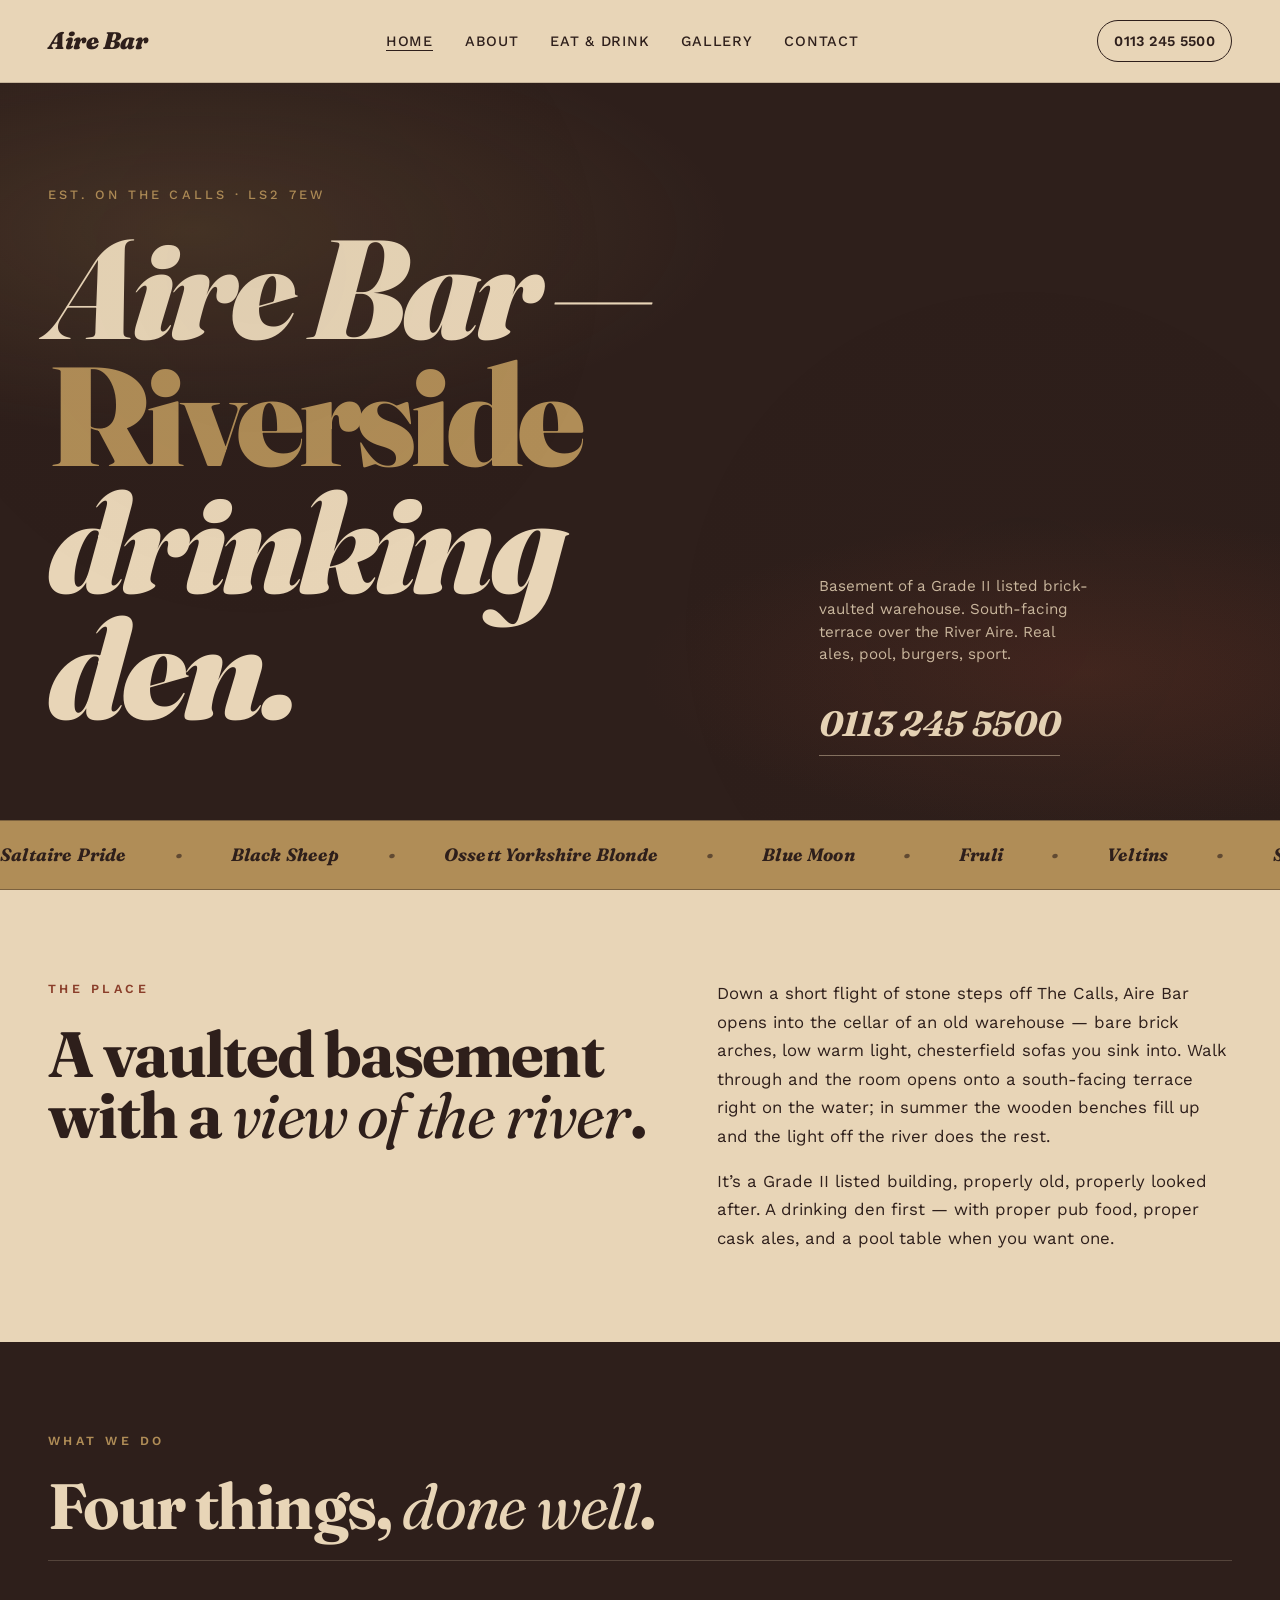
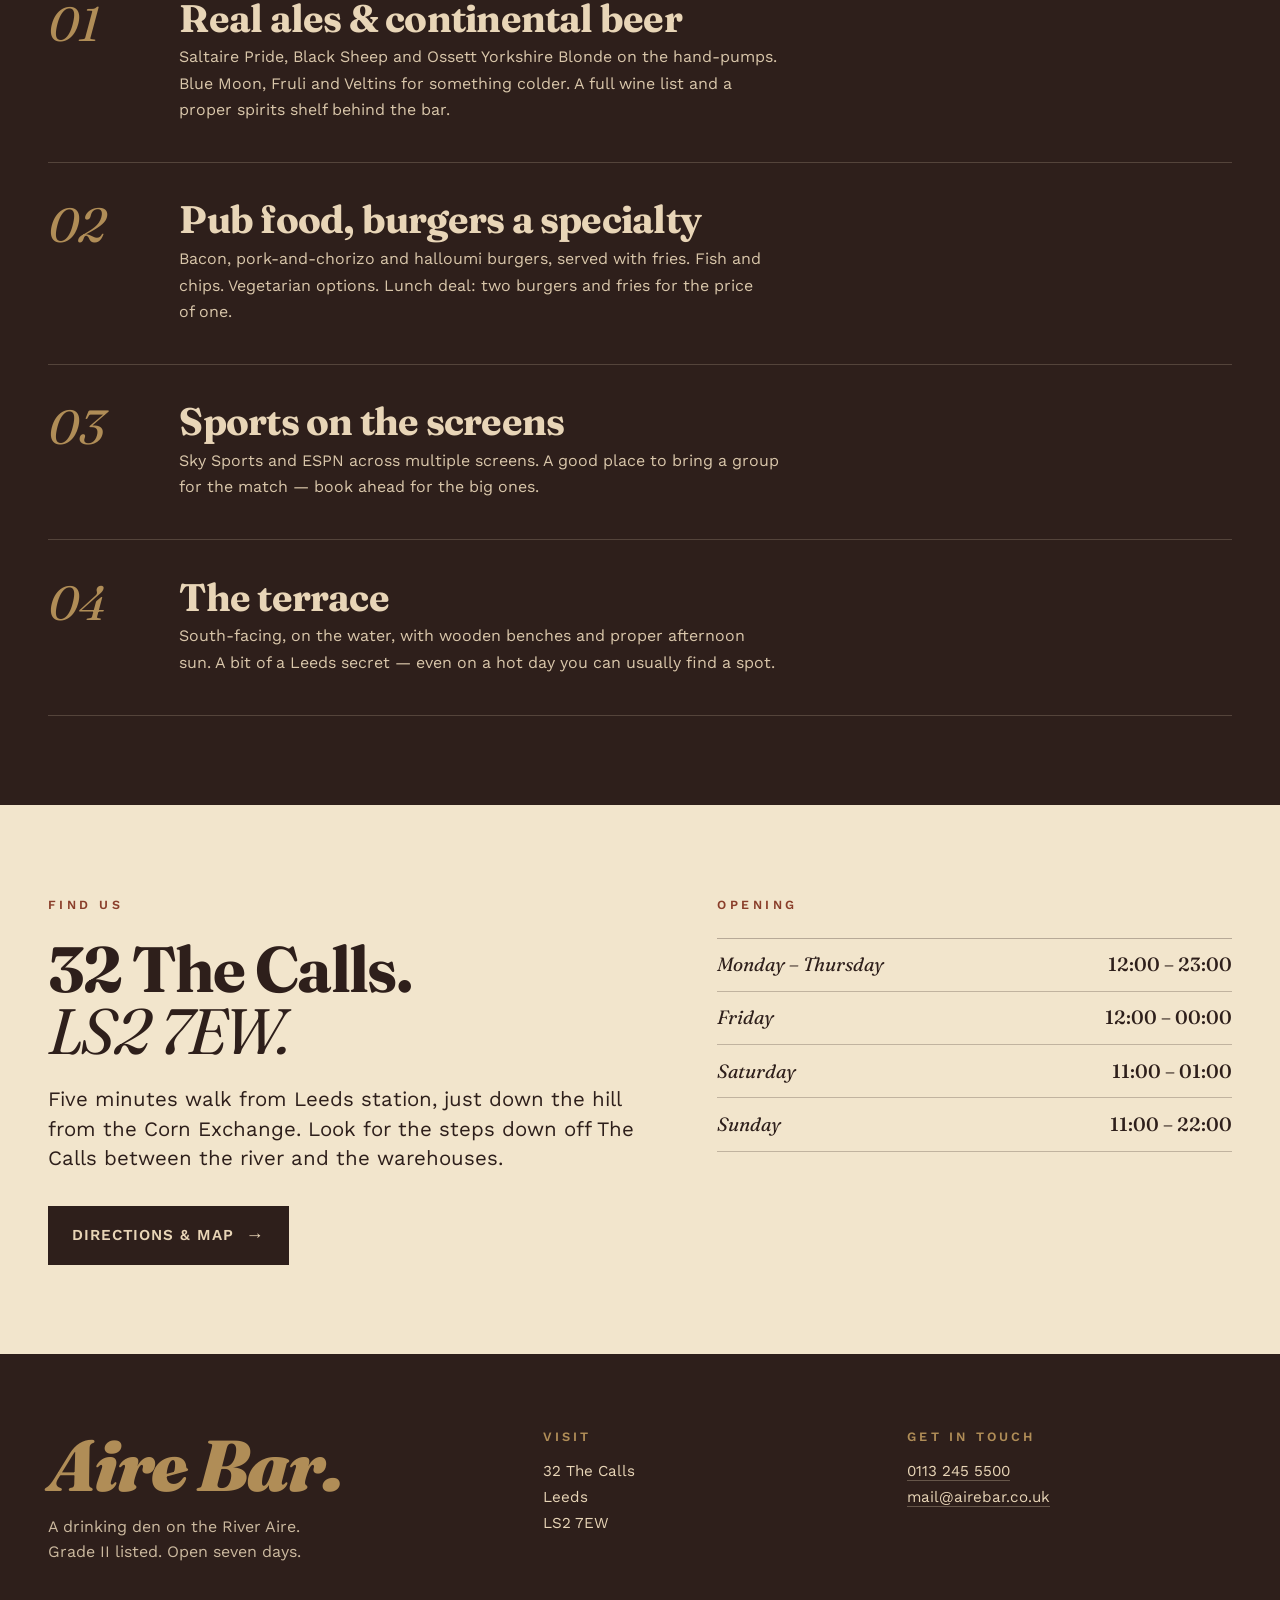
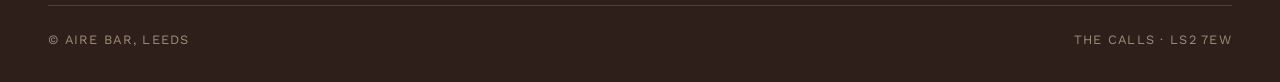
<file: index.html>
<!doctype html>
<html lang="en-GB">
<head>
  <meta charset="utf-8">
  <meta name="viewport" content="width=device-width, initial-scale=1">
  <title>Aire Bar · Riverside drinking den on The Calls · Leeds</title>
  <meta name="description" content="Aire Bar — a Grade II listed brick-vaulted basement bar with a south-facing terrace over the River Aire. 32 The Calls, Leeds LS2 7EW.">
  <link rel="stylesheet" href="styles.css">
</head>
<body>

<nav class="nav" aria-label="Primary">
  <a href="index.html" class="nav__brand">Aire Bar</a>
  <ul class="nav__links">
    <li><a href="index.html" aria-current="page">Home</a></li>
    <li><a href="about.html">About</a></li>
    <li><a href="services.html">Eat &amp; Drink</a></li>
    <li><a href="gallery.html">Gallery</a></li>
    <li><a href="contact.html">Contact</a></li>
  </ul>
  <a href="tel:+441132455500" class="nav__call">0113 245 5500</a>
</nav>

<header class="hero">
  <div class="hero__grid">
    <div>
      <p class="hero__eyebrow">Est. on The Calls · LS2 7EW</p>
      <h1 class="hero__title">
        Aire Bar &mdash; <em>Riverside</em> drinking den.
      </h1>
    </div>
    <aside class="hero__meta">
      <p>Basement of a Grade II listed brick-vaulted warehouse. South-facing terrace over the River Aire. Real ales, pool, burgers, sport.</p>
      <a href="tel:+441132455500" class="hero__phone">0113 245 5500</a>
    </aside>
  </div>
</header>

<div class="marquee" aria-hidden="true">
  <div class="marquee__track">
    <span>Saltaire Pride</span>
    <span>Black Sheep</span>
    <span>Ossett Yorkshire Blonde</span>
    <span>Blue Moon</span>
    <span>Fruli</span>
    <span>Veltins</span>
    <span>Saltaire Pride</span>
    <span>Black Sheep</span>
    <span>Ossett Yorkshire Blonde</span>
    <span>Blue Moon</span>
    <span>Fruli</span>
    <span>Veltins</span>
  </div>
</div>

<section class="slab slab--cream">
  <div class="slab__inner split">
    <div class="reveal">
      <p class="slab__eyebrow">The Place</p>
      <h2 class="slab__title">A vaulted basement with a <em>view of the river</em>.</h2>
    </div>
    <div class="slab__body reveal">
      <p>Down a short flight of stone steps off The Calls, Aire Bar opens into the cellar of an old warehouse &mdash; bare brick arches, low warm light, chesterfield sofas you sink into. Walk through and the room opens onto a south-facing terrace right on the water; in summer the wooden benches fill up and the light off the river does the rest.</p>
      <p>It&rsquo;s a Grade II listed building, properly old, properly looked after. A drinking den first &mdash; with proper pub food, proper cask ales, and a pool table when you want one.</p>
    </div>
  </div>
</section>

<section class="slab slab--ink">
  <div class="slab__inner">
    <p class="slab__eyebrow">What we do</p>
    <h2 class="slab__title">Four things, <em>done well</em>.</h2>

    <div class="offerings">
      <div class="offering reveal">
        <div class="offering__num">01</div>
        <div>
          <h3 class="offering__title">Real ales &amp; continental beer</h3>
          <p class="offering__copy">Saltaire Pride, Black Sheep and Ossett Yorkshire Blonde on the hand-pumps. Blue Moon, Fruli and Veltins for something colder. A full wine list and a proper spirits shelf behind the bar.</p>
        </div>
      </div>
      <div class="offering reveal">
        <div class="offering__num">02</div>
        <div>
          <h3 class="offering__title">Pub food, burgers a specialty</h3>
          <p class="offering__copy">Bacon, pork-and-chorizo and halloumi burgers, served with fries. Fish and chips. Vegetarian options. Lunch deal: two burgers and fries for the price of one.</p>
        </div>
      </div>
      <div class="offering reveal">
        <div class="offering__num">03</div>
        <div>
          <h3 class="offering__title">Sports on the screens</h3>
          <p class="offering__copy">Sky Sports and ESPN across multiple screens. A good place to bring a group for the match &mdash; book ahead for the big ones.</p>
        </div>
      </div>
      <div class="offering reveal">
        <div class="offering__num">04</div>
        <div>
          <h3 class="offering__title">The terrace</h3>
          <p class="offering__copy">South-facing, on the water, with wooden benches and proper afternoon sun. A bit of a Leeds secret &mdash; even on a hot day you can usually find a spot.</p>
        </div>
      </div>
    </div>
  </div>
</section>

<section class="slab slab--paper2">
  <div class="slab__inner split">
    <div>
      <p class="slab__eyebrow">Find us</p>
      <h2 class="slab__title">32 The Calls.<br><em>LS2 7EW.</em></h2>
      <p class="slab__lead">Five minutes walk from Leeds station, just down the hill from the Corn Exchange. Look for the steps down off The Calls between the river and the warehouses.</p>
      <p><a href="contact.html" class="cta">Directions &amp; map</a></p>
    </div>
    <div>
      <p class="slab__eyebrow">Opening</p>
      <div class="hours">
        <div class="hours__row"><span class="hours__day">Monday &ndash; Thursday</span><span class="hours__time">12:00 &ndash; 23:00</span></div>
        <div class="hours__row"><span class="hours__day">Friday</span><span class="hours__time">12:00 &ndash; 00:00</span></div>
        <div class="hours__row"><span class="hours__day">Saturday</span><span class="hours__time">11:00 &ndash; 01:00</span></div>
        <div class="hours__row"><span class="hours__day">Sunday</span><span class="hours__time">11:00 &ndash; 22:00</span></div>
      </div>
    </div>
  </div>
</section>

<footer class="foot">
  <div class="foot__grid">
    <div>
      <p class="foot__brand">Aire Bar.</p>
      <p class="foot__tag">A drinking den on the River Aire. Grade II listed. Open seven days.</p>
    </div>
    <div class="foot__col">
      <h4>Visit</h4>
      <p>32 The Calls<br>Leeds<br>LS2 7EW</p>
    </div>
    <div class="foot__col">
      <h4>Get in touch</h4>
      <ul>
        <li><a href="tel:+441132455500">0113 245 5500</a></li>
        <li><a href="mailto:mail@airebar.co.uk">mail@airebar.co.uk</a></li>
      </ul>
    </div>
  </div>
  <hr class="foot__rule">
  <div class="foot__base">
    <span>&copy; Aire Bar, Leeds</span>
    <span>The Calls · LS2 7EW</span>
  </div>
</footer>

</body>
</html>
</file>
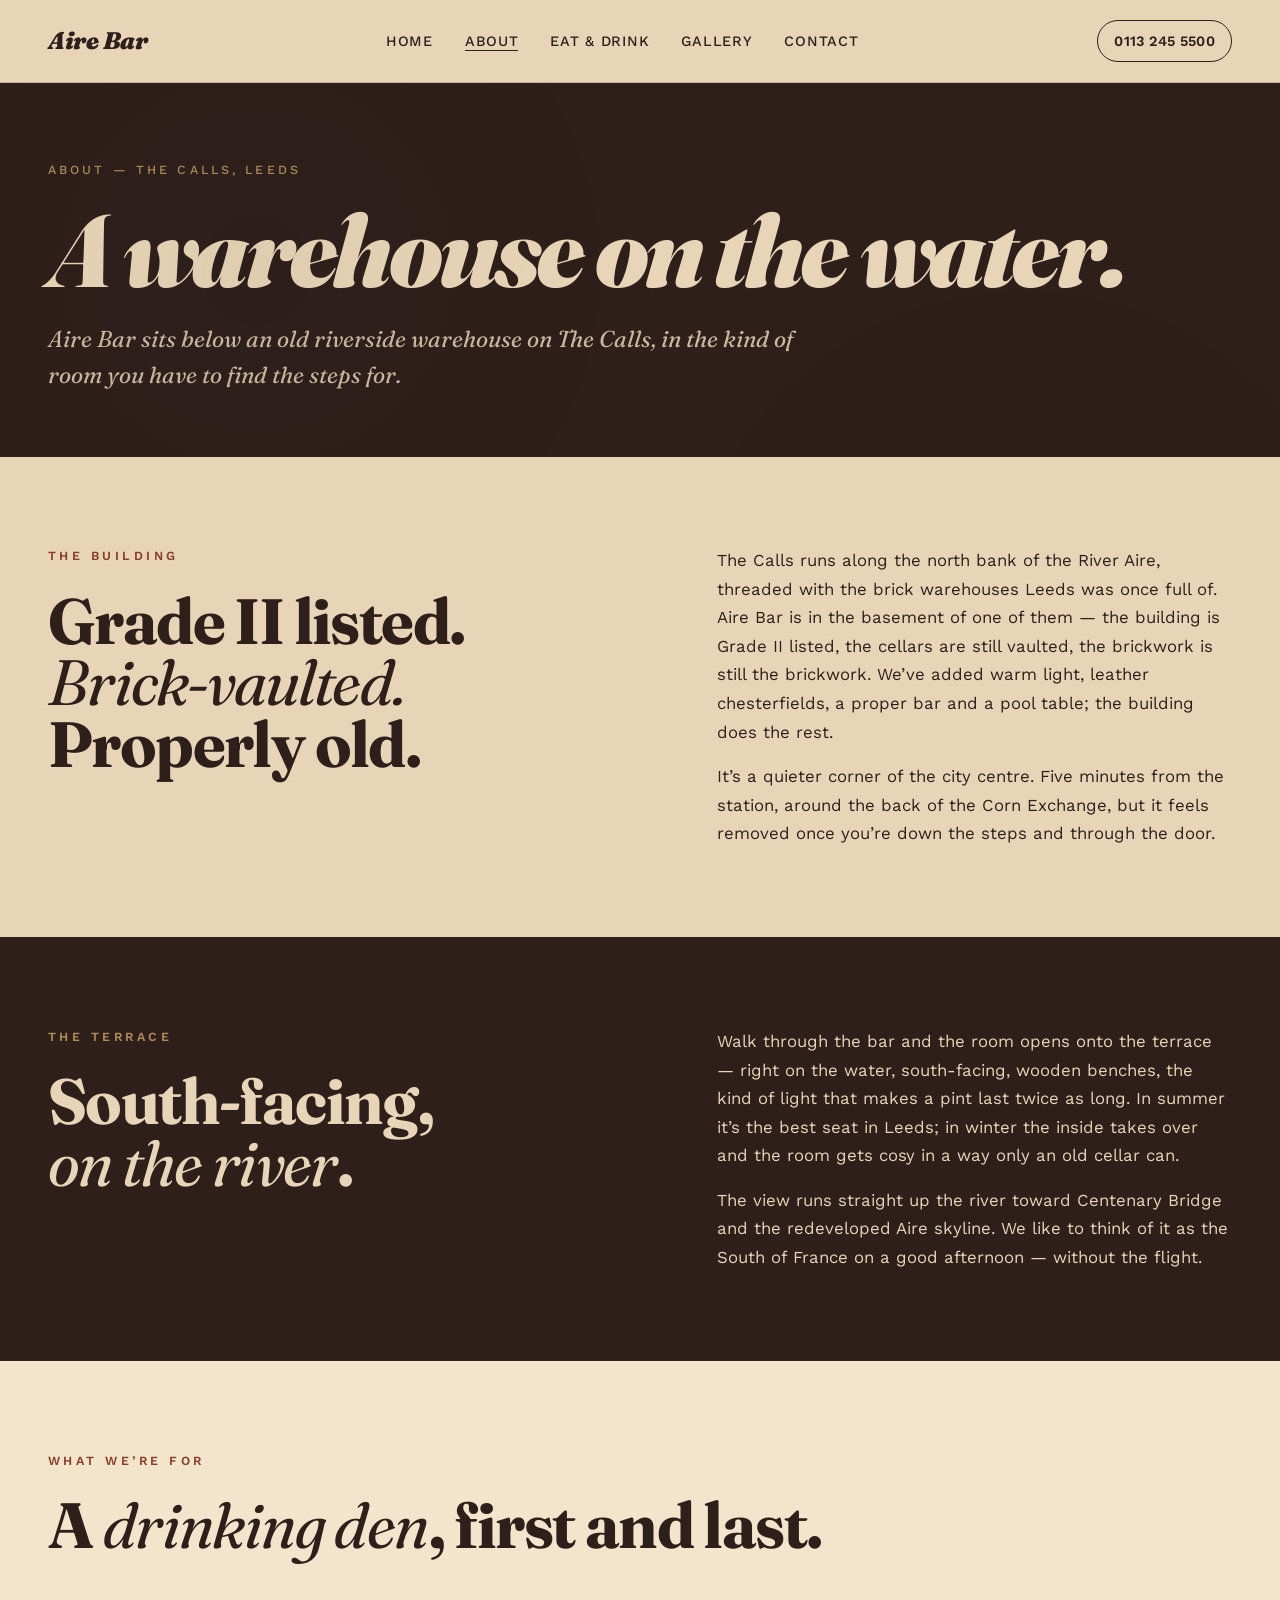
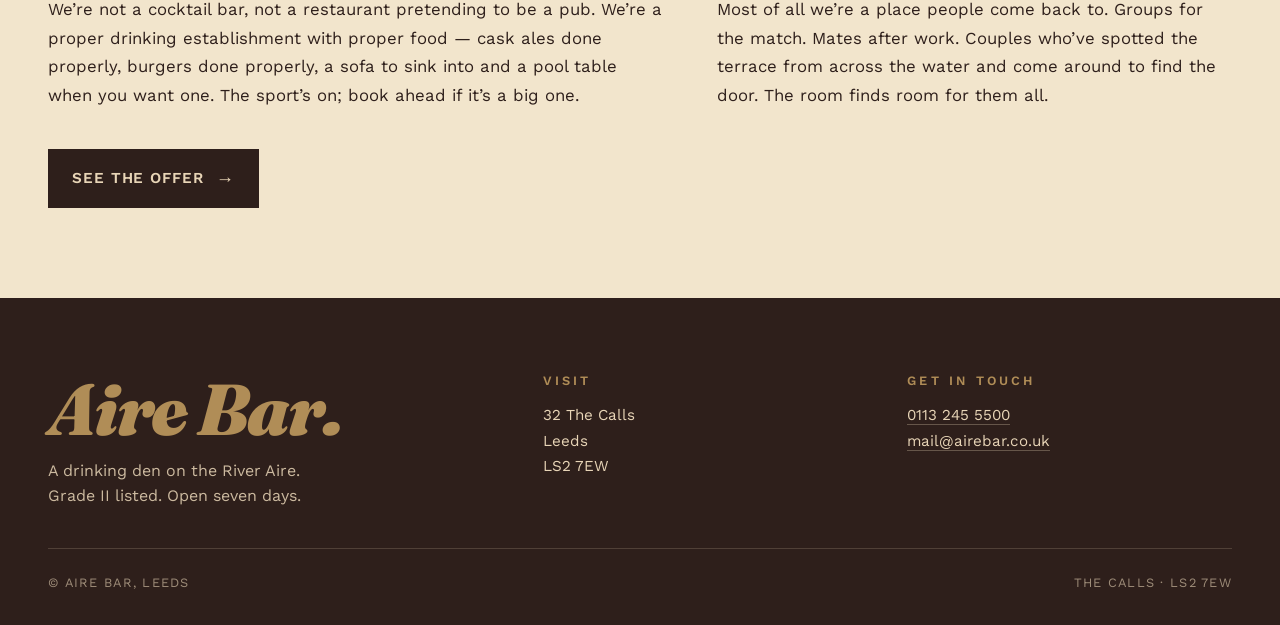
<file: about.html>
<!doctype html>
<html lang="en-GB">
<head>
  <meta charset="utf-8">
  <meta name="viewport" content="width=device-width, initial-scale=1">
  <title>About · Aire Bar · The Calls, Leeds</title>
  <meta name="description" content="The story of Aire Bar — a basement bar in a Grade II listed brick-vaulted warehouse on The Calls in Leeds, with a south-facing terrace on the River Aire.">
  <link rel="stylesheet" href="styles.css">
</head>
<body>

<nav class="nav" aria-label="Primary">
  <a href="index.html" class="nav__brand">Aire Bar</a>
  <ul class="nav__links">
    <li><a href="index.html">Home</a></li>
    <li><a href="about.html" aria-current="page">About</a></li>
    <li><a href="services.html">Eat &amp; Drink</a></li>
    <li><a href="gallery.html">Gallery</a></li>
    <li><a href="contact.html">Contact</a></li>
  </ul>
  <a href="tel:+441132455500" class="nav__call">0113 245 5500</a>
</nav>

<header class="page-head">
  <div class="page-head__inner">
    <p class="page-head__crumb">About &mdash; The Calls, Leeds</p>
    <h1 class="page-head__title">A warehouse <em>on the water</em>.</h1>
    <p class="page-head__sub">Aire Bar sits below an old riverside warehouse on The Calls, in the kind of room you have to find the steps for.</p>
  </div>
</header>

<section class="slab slab--cream">
  <div class="slab__inner split">
    <div class="reveal">
      <p class="slab__eyebrow">The building</p>
      <h2 class="slab__title">Grade II listed.<br><em>Brick-vaulted.</em><br>Properly old.</h2>
    </div>
    <div class="slab__body reveal">
      <p>The Calls runs along the north bank of the River Aire, threaded with the brick warehouses Leeds was once full of. Aire Bar is in the basement of one of them &mdash; the building is Grade II listed, the cellars are still vaulted, the brickwork is still the brickwork. We&rsquo;ve added warm light, leather chesterfields, a proper bar and a pool table; the building does the rest.</p>
      <p>It&rsquo;s a quieter corner of the city centre. Five minutes from the station, around the back of the Corn Exchange, but it feels removed once you&rsquo;re down the steps and through the door.</p>
    </div>
  </div>
</section>

<section class="slab slab--ink">
  <div class="slab__inner split">
    <div class="reveal">
      <p class="slab__eyebrow">The terrace</p>
      <h2 class="slab__title">South-facing, <em>on the river</em>.</h2>
    </div>
    <div class="slab__body reveal">
      <p>Walk through the bar and the room opens onto the terrace &mdash; right on the water, south-facing, wooden benches, the kind of light that makes a pint last twice as long. In summer it&rsquo;s the best seat in Leeds; in winter the inside takes over and the room gets cosy in a way only an old cellar can.</p>
      <p>The view runs straight up the river toward Centenary Bridge and the redeveloped Aire skyline. We like to think of it as the South of France on a good afternoon &mdash; without the flight.</p>
    </div>
  </div>
</section>

<section class="slab slab--paper2">
  <div class="slab__inner">
    <p class="slab__eyebrow">What we&rsquo;re for</p>
    <h2 class="slab__title">A <em>drinking den</em>, first and last.</h2>
    <div class="split" style="margin-top: 2.5rem;">
      <div class="reveal">
        <p class="slab__body">We&rsquo;re not a cocktail bar, not a restaurant pretending to be a pub. We&rsquo;re a proper drinking establishment with proper food &mdash; cask ales done properly, burgers done properly, a sofa to sink into and a pool table when you want one. The sport&rsquo;s on; book ahead if it&rsquo;s a big one.</p>
      </div>
      <div class="reveal">
        <p class="slab__body">Most of all we&rsquo;re a place people come back to. Groups for the match. Mates after work. Couples who&rsquo;ve spotted the terrace from across the water and come around to find the door. The room finds room for them all.</p>
      </div>
    </div>
    <p style="margin-top: 2.5rem;"><a href="services.html" class="cta">See the offer</a></p>
  </div>
</section>

<footer class="foot">
  <div class="foot__grid">
    <div>
      <p class="foot__brand">Aire Bar.</p>
      <p class="foot__tag">A drinking den on the River Aire. Grade II listed. Open seven days.</p>
    </div>
    <div class="foot__col">
      <h4>Visit</h4>
      <p>32 The Calls<br>Leeds<br>LS2 7EW</p>
    </div>
    <div class="foot__col">
      <h4>Get in touch</h4>
      <ul>
        <li><a href="tel:+441132455500">0113 245 5500</a></li>
        <li><a href="mailto:mail@airebar.co.uk">mail@airebar.co.uk</a></li>
      </ul>
    </div>
  </div>
  <hr class="foot__rule">
  <div class="foot__base">
    <span>&copy; Aire Bar, Leeds</span>
    <span>The Calls · LS2 7EW</span>
  </div>
</footer>

</body>
</html>
</file>
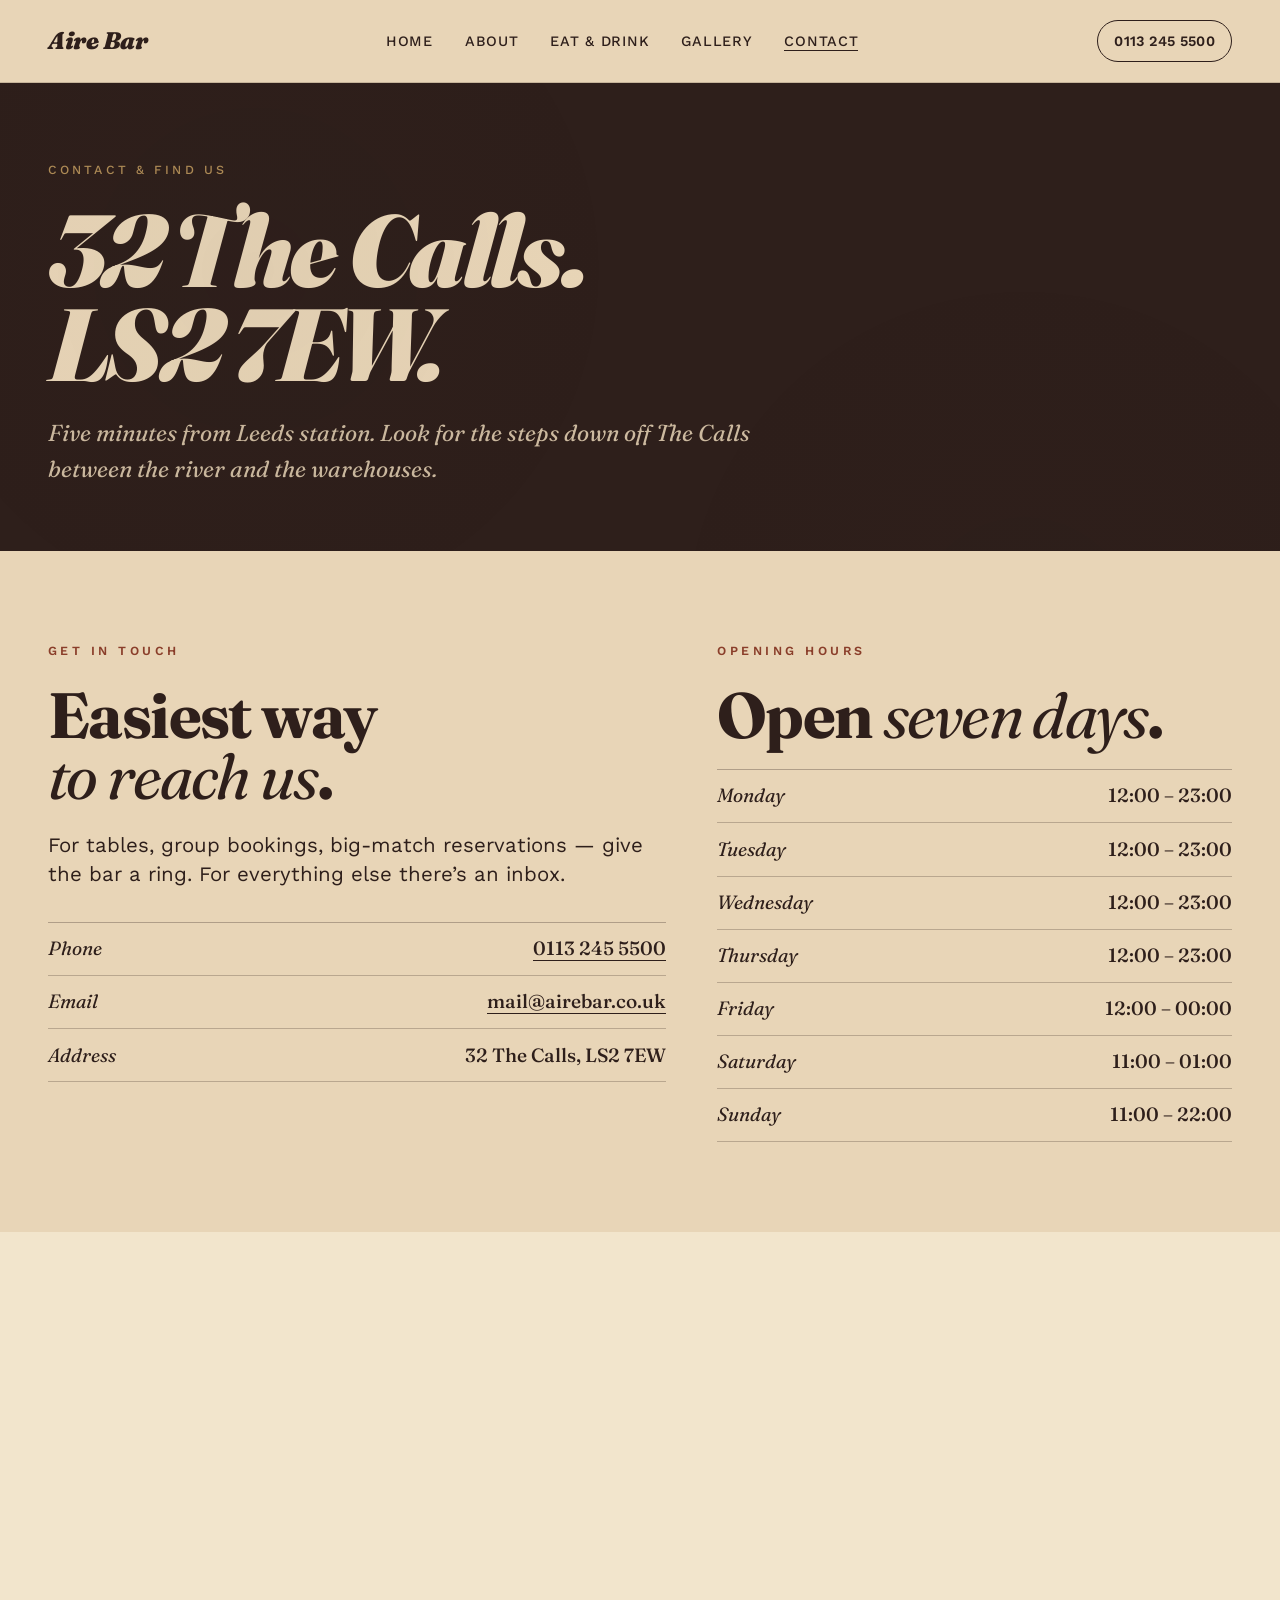
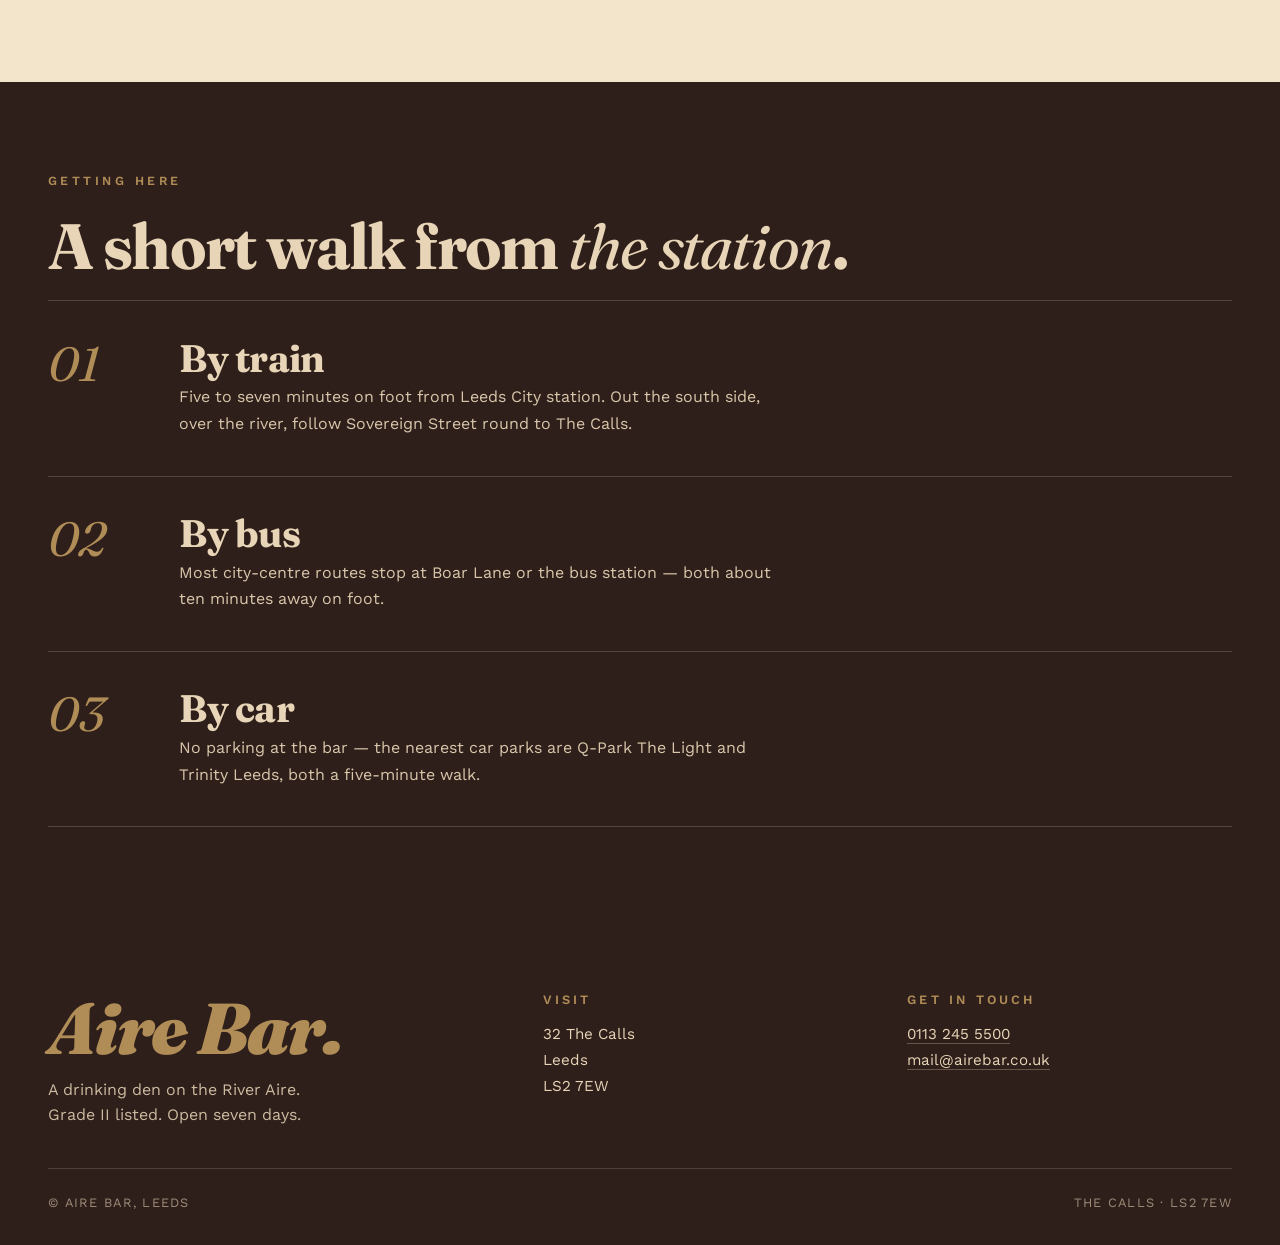
<file: contact.html>
<!doctype html>
<html lang="en-GB">
<head>
  <meta charset="utf-8">
  <meta name="viewport" content="width=device-width, initial-scale=1">
  <title>Contact &amp; find us · Aire Bar · 32 The Calls, LS2 7EW</title>
  <meta name="description" content="How to find Aire Bar — 32 The Calls, Leeds LS2 7EW. Phone, email, opening hours and a map.">
  <link rel="stylesheet" href="styles.css">
</head>
<body>

<nav class="nav" aria-label="Primary">
  <a href="index.html" class="nav__brand">Aire Bar</a>
  <ul class="nav__links">
    <li><a href="index.html">Home</a></li>
    <li><a href="about.html">About</a></li>
    <li><a href="services.html">Eat &amp; Drink</a></li>
    <li><a href="gallery.html">Gallery</a></li>
    <li><a href="contact.html" aria-current="page">Contact</a></li>
  </ul>
  <a href="tel:+441132455500" class="nav__call">0113 245 5500</a>
</nav>

<header class="page-head">
  <div class="page-head__inner">
    <p class="page-head__crumb">Contact &amp; find us</p>
    <h1 class="page-head__title"><em>32 The Calls.</em><br>LS2 7EW.</h1>
    <p class="page-head__sub">Five minutes from Leeds station. Look for the steps down off The Calls between the river and the warehouses.</p>
  </div>
</header>

<section class="slab slab--cream">
  <div class="slab__inner split">
    <div class="reveal">
      <p class="slab__eyebrow">Get in touch</p>
      <h2 class="slab__title">Easiest way <em>to reach us</em>.</h2>
      <p class="slab__lead">For tables, group bookings, big-match reservations &mdash; give the bar a ring. For everything else there&rsquo;s an inbox.</p>

      <div class="hours" style="margin-top: 2rem;">
        <div class="hours__row"><span class="hours__day">Phone</span><span class="hours__time"><a href="tel:+441132455500">0113 245 5500</a></span></div>
        <div class="hours__row"><span class="hours__day">Email</span><span class="hours__time"><a href="mailto:mail@airebar.co.uk">mail@airebar.co.uk</a></span></div>
        <div class="hours__row"><span class="hours__day">Address</span><span class="hours__time">32 The Calls, LS2 7EW</span></div>
      </div>
    </div>

    <div class="reveal">
      <p class="slab__eyebrow">Opening hours</p>
      <h2 class="slab__title">Open <em>seven days</em>.</h2>
      <div class="hours" style="margin-top: 1.5rem;">
        <div class="hours__row"><span class="hours__day">Monday</span><span class="hours__time">12:00 &ndash; 23:00</span></div>
        <div class="hours__row"><span class="hours__day">Tuesday</span><span class="hours__time">12:00 &ndash; 23:00</span></div>
        <div class="hours__row"><span class="hours__day">Wednesday</span><span class="hours__time">12:00 &ndash; 23:00</span></div>
        <div class="hours__row"><span class="hours__day">Thursday</span><span class="hours__time">12:00 &ndash; 23:00</span></div>
        <div class="hours__row"><span class="hours__day">Friday</span><span class="hours__time">12:00 &ndash; 00:00</span></div>
        <div class="hours__row"><span class="hours__day">Saturday</span><span class="hours__time">11:00 &ndash; 01:00</span></div>
        <div class="hours__row"><span class="hours__day">Sunday</span><span class="hours__time">11:00 &ndash; 22:00</span></div>
      </div>
    </div>
  </div>
</section>

<section class="slab slab--paper2" style="padding: 0;">
  <iframe
    class="map-frame"
    src="https://www.google.com/maps?q=Aire+Bar,+32+The+Calls,+Leeds+LS2+7EW&output=embed"
    loading="lazy"
    referrerpolicy="no-referrer-when-downgrade"
    title="Aire Bar on the map — 32 The Calls, Leeds LS2 7EW"
    allowfullscreen></iframe>
</section>

<section class="slab slab--ink">
  <div class="slab__inner">
    <p class="slab__eyebrow">Getting here</p>
    <h2 class="slab__title">A short walk from <em>the station</em>.</h2>

    <div class="offerings">
      <div class="offering reveal">
        <div class="offering__num">01</div>
        <div>
          <h3 class="offering__title">By train</h3>
          <p class="offering__copy">Five to seven minutes on foot from Leeds City station. Out the south side, over the river, follow Sovereign Street round to The Calls.</p>
        </div>
      </div>
      <div class="offering reveal">
        <div class="offering__num">02</div>
        <div>
          <h3 class="offering__title">By bus</h3>
          <p class="offering__copy">Most city-centre routes stop at Boar Lane or the bus station &mdash; both about ten minutes away on foot.</p>
        </div>
      </div>
      <div class="offering reveal">
        <div class="offering__num">03</div>
        <div>
          <h3 class="offering__title">By car</h3>
          <p class="offering__copy">No parking at the bar &mdash; the nearest car parks are Q-Park The Light and Trinity Leeds, both a five-minute walk.</p>
        </div>
      </div>
    </div>
  </div>
</section>

<footer class="foot">
  <div class="foot__grid">
    <div>
      <p class="foot__brand">Aire Bar.</p>
      <p class="foot__tag">A drinking den on the River Aire. Grade II listed. Open seven days.</p>
    </div>
    <div class="foot__col">
      <h4>Visit</h4>
      <p>32 The Calls<br>Leeds<br>LS2 7EW</p>
    </div>
    <div class="foot__col">
      <h4>Get in touch</h4>
      <ul>
        <li><a href="tel:+441132455500">0113 245 5500</a></li>
        <li><a href="mailto:mail@airebar.co.uk">mail@airebar.co.uk</a></li>
      </ul>
    </div>
  </div>
  <hr class="foot__rule">
  <div class="foot__base">
    <span>&copy; Aire Bar, Leeds</span>
    <span>The Calls · LS2 7EW</span>
  </div>
</footer>

</body>
</html>
</file>
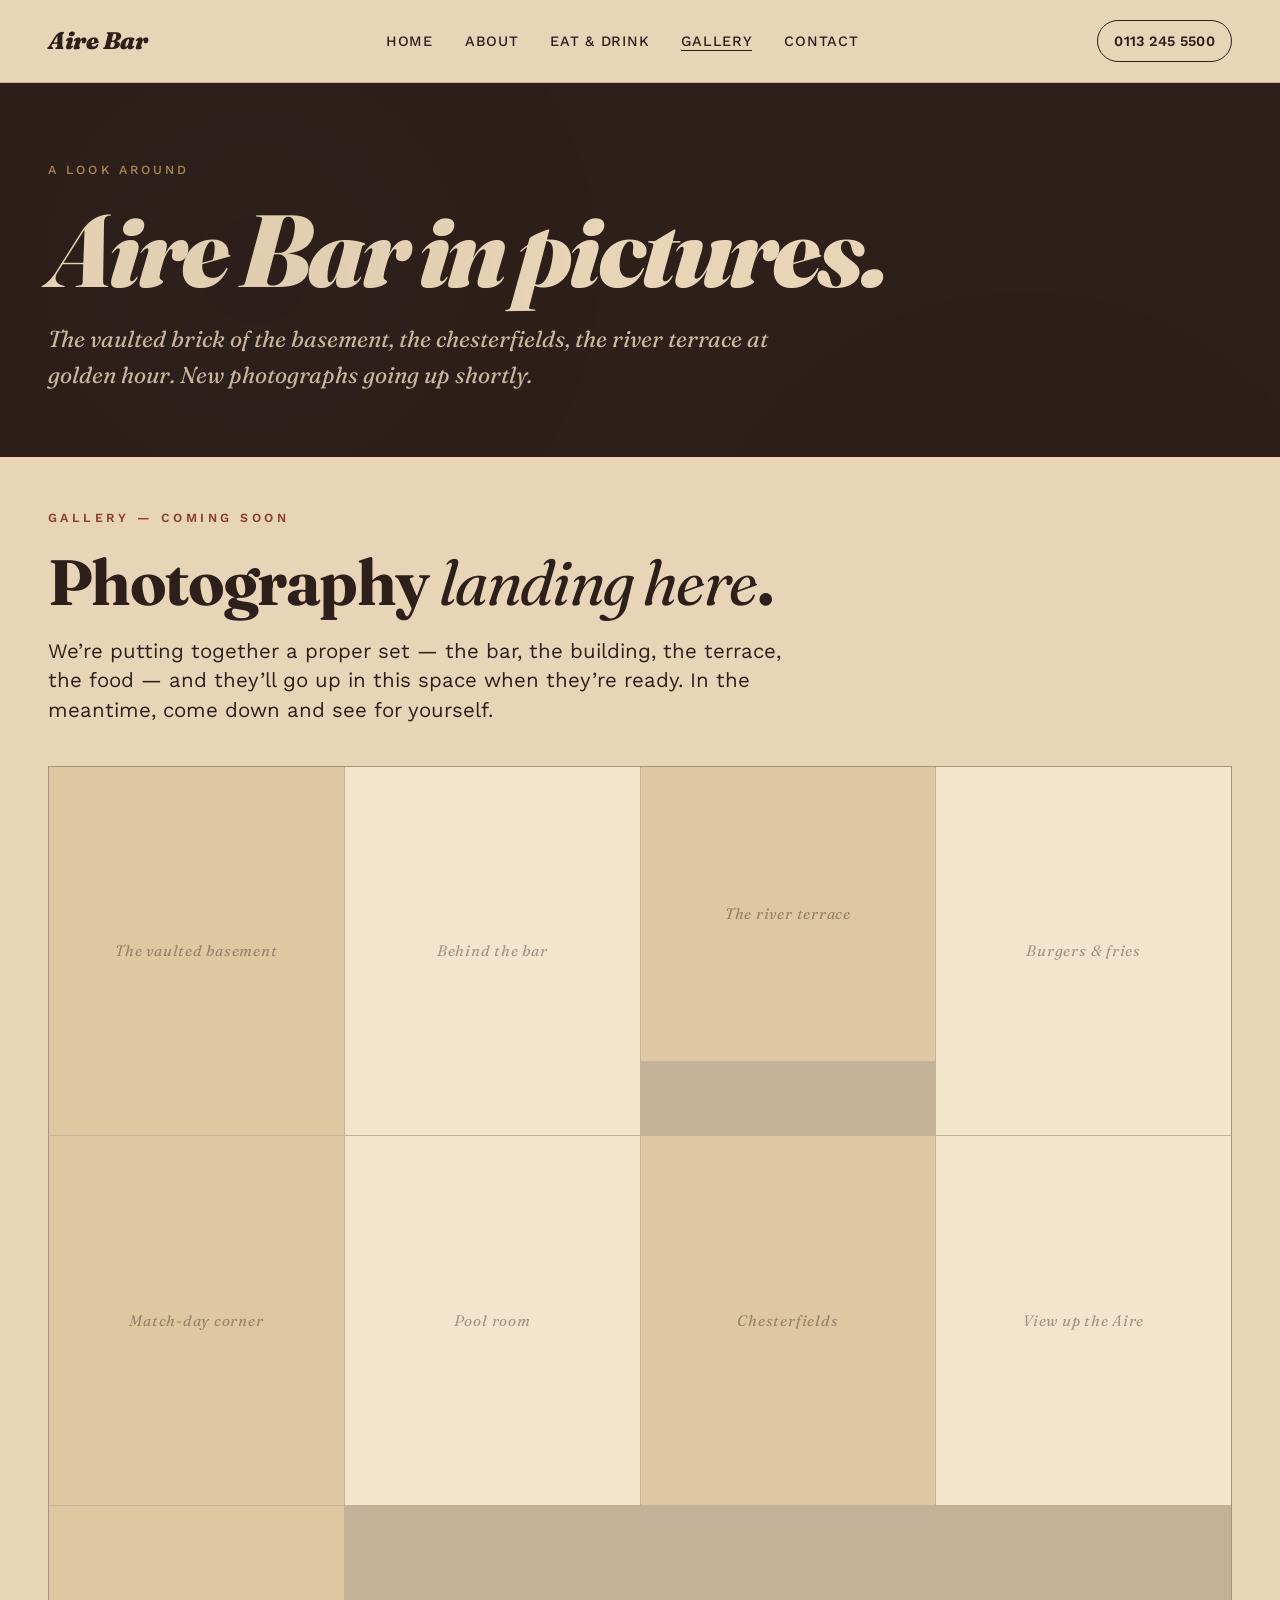
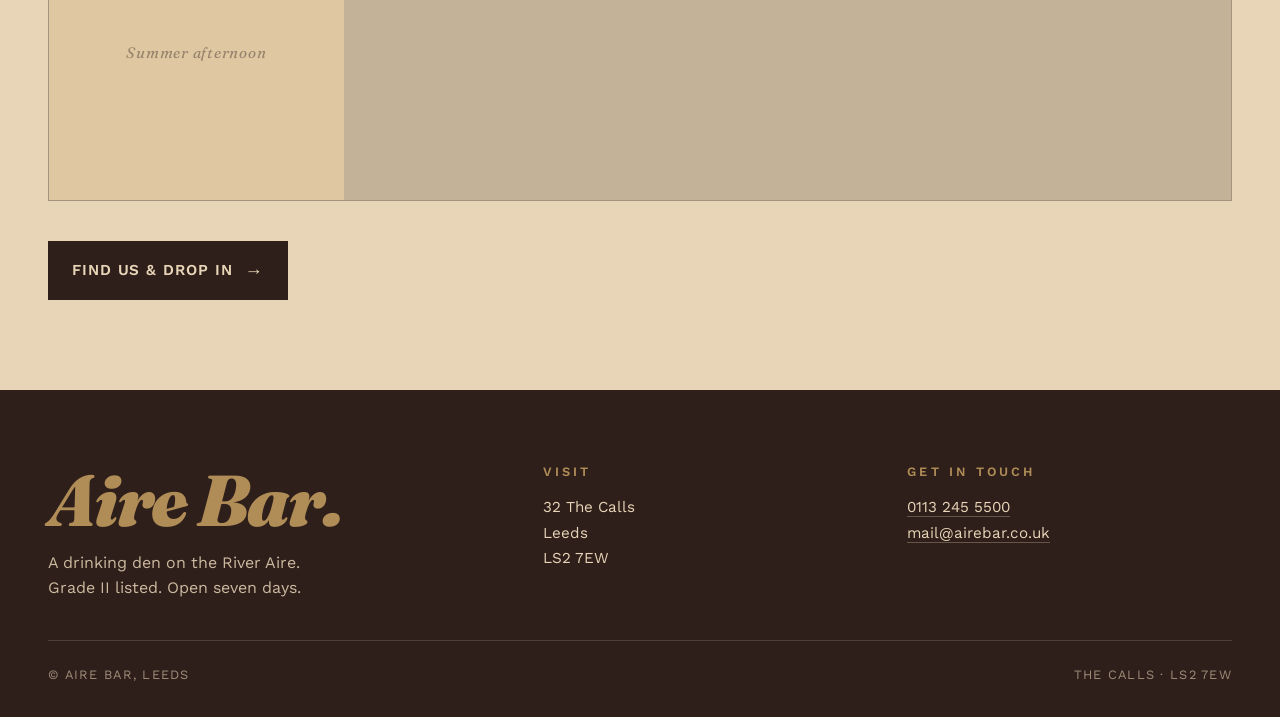
<file: gallery.html>
<!doctype html>
<html lang="en-GB">
<head>
  <meta charset="utf-8">
  <meta name="viewport" content="width=device-width, initial-scale=1">
  <title>Gallery · Aire Bar · The Calls, Leeds</title>
  <meta name="description" content="A look around Aire Bar — the vaulted basement, the bar, the south-facing river terrace. Photographs coming soon.">
  <link rel="stylesheet" href="styles.css">
</head>
<body>

<nav class="nav" aria-label="Primary">
  <a href="index.html" class="nav__brand">Aire Bar</a>
  <ul class="nav__links">
    <li><a href="index.html">Home</a></li>
    <li><a href="about.html">About</a></li>
    <li><a href="services.html">Eat &amp; Drink</a></li>
    <li><a href="gallery.html" aria-current="page">Gallery</a></li>
    <li><a href="contact.html">Contact</a></li>
  </ul>
  <a href="tel:+441132455500" class="nav__call">0113 245 5500</a>
</nav>

<header class="page-head">
  <div class="page-head__inner">
    <p class="page-head__crumb">A look around</p>
    <h1 class="page-head__title">Aire Bar <em>in pictures</em>.</h1>
    <p class="page-head__sub">The vaulted brick of the basement, the chesterfields, the river terrace at golden hour. New photographs going up shortly.</p>
  </div>
</header>

<section class="slab slab--cream" style="padding-top: clamp(2rem, 4vw, 3.5rem);">
  <div class="slab__inner">
    <p class="slab__eyebrow">Gallery &mdash; coming soon</p>
    <h2 class="slab__title" style="margin-bottom: 1.5rem;">Photography <em>landing here</em>.</h2>
    <p class="slab__lead">We&rsquo;re putting together a proper set &mdash; the bar, the building, the terrace, the food &mdash; and they&rsquo;ll go up in this space when they&rsquo;re ready. In the meantime, come down and see for yourself.</p>

    <div class="gallery" style="margin-top: 2.5rem;">
      <div class="gallery__frame">The vaulted basement</div>
      <div class="gallery__frame">Behind the bar</div>
      <div class="gallery__frame gallery__frame--wide">The river terrace</div>
      <div class="gallery__frame">Burgers &amp; fries</div>
      <div class="gallery__frame">Match-day corner</div>
      <div class="gallery__frame">Pool room</div>
      <div class="gallery__frame">Chesterfields</div>
      <div class="gallery__frame">View up the Aire</div>
      <div class="gallery__frame gallery__frame--wide">Summer afternoon</div>
    </div>

    <p style="margin-top: 2.5rem;"><a href="contact.html" class="cta">Find us &amp; drop in</a></p>
  </div>
</section>

<footer class="foot">
  <div class="foot__grid">
    <div>
      <p class="foot__brand">Aire Bar.</p>
      <p class="foot__tag">A drinking den on the River Aire. Grade II listed. Open seven days.</p>
    </div>
    <div class="foot__col">
      <h4>Visit</h4>
      <p>32 The Calls<br>Leeds<br>LS2 7EW</p>
    </div>
    <div class="foot__col">
      <h4>Get in touch</h4>
      <ul>
        <li><a href="tel:+441132455500">0113 245 5500</a></li>
        <li><a href="mailto:mail@airebar.co.uk">mail@airebar.co.uk</a></li>
      </ul>
    </div>
  </div>
  <hr class="foot__rule">
  <div class="foot__base">
    <span>&copy; Aire Bar, Leeds</span>
    <span>The Calls · LS2 7EW</span>
  </div>
</footer>

</body>
</html>
</file>
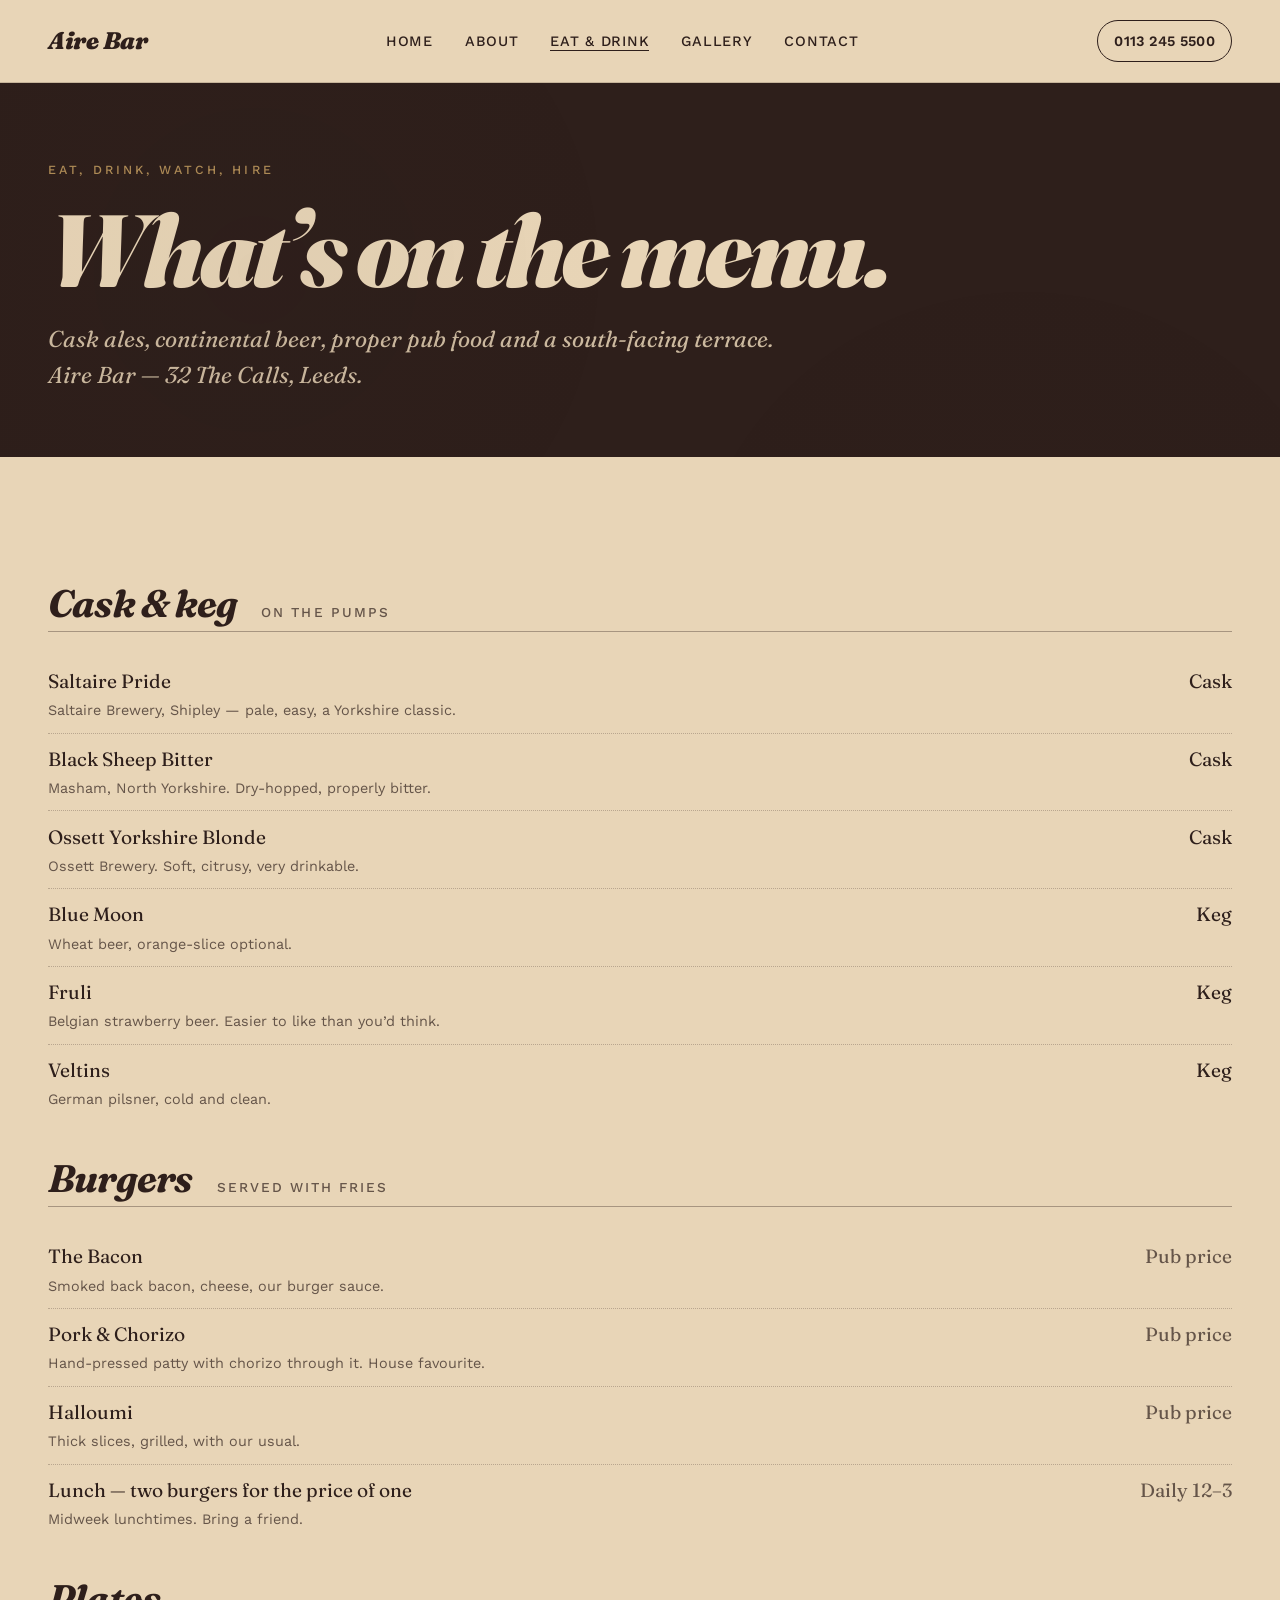
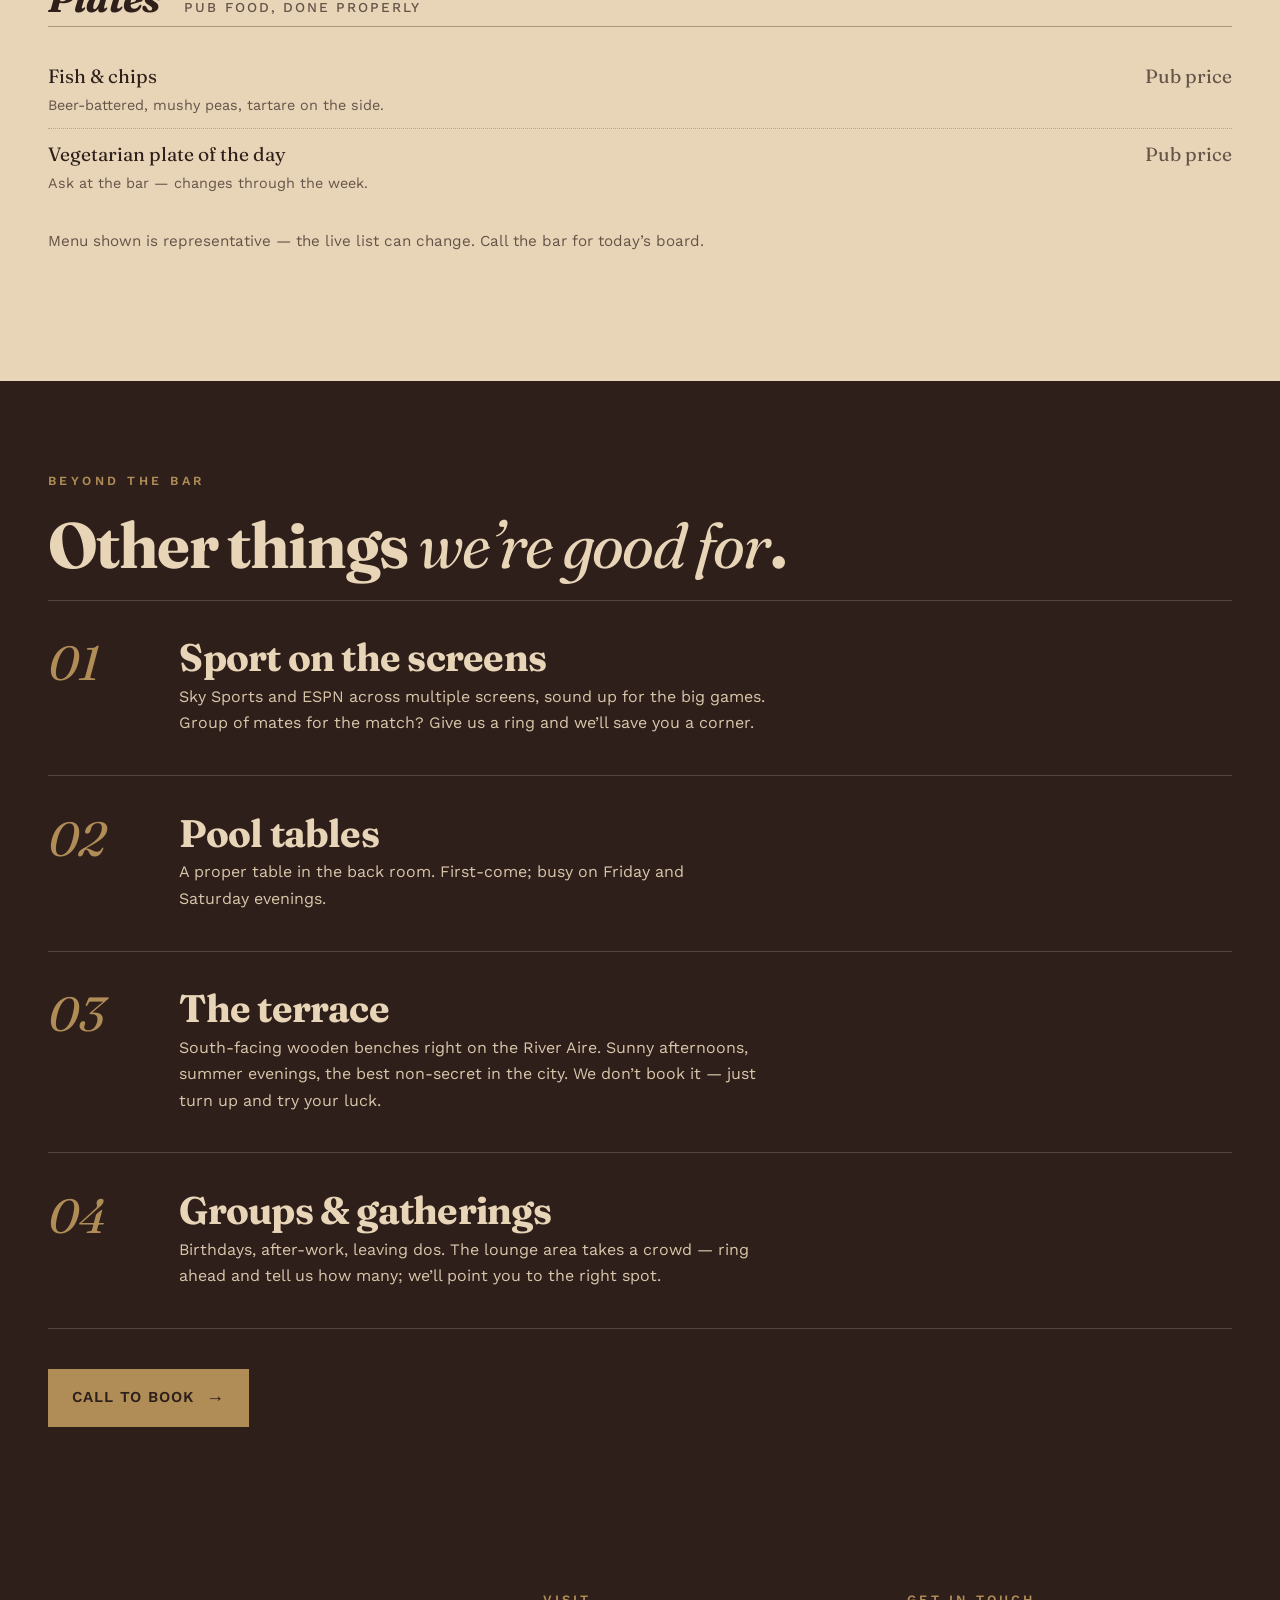
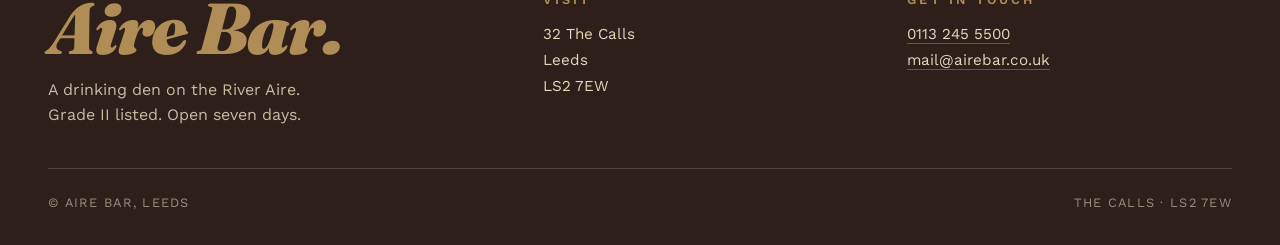
<file: services.html>
<!doctype html>
<html lang="en-GB">
<head>
  <meta charset="utf-8">
  <meta name="viewport" content="width=device-width, initial-scale=1">
  <title>Eat &amp; Drink · Aire Bar · The Calls, Leeds</title>
  <meta name="description" content="What we serve at Aire Bar — cask ales, continental beer, pub food with a focus on burgers, sport on the screens, pool tables and a riverside terrace.">
  <link rel="stylesheet" href="styles.css">
</head>
<body>

<nav class="nav" aria-label="Primary">
  <a href="index.html" class="nav__brand">Aire Bar</a>
  <ul class="nav__links">
    <li><a href="index.html">Home</a></li>
    <li><a href="about.html">About</a></li>
    <li><a href="services.html" aria-current="page">Eat &amp; Drink</a></li>
    <li><a href="gallery.html">Gallery</a></li>
    <li><a href="contact.html">Contact</a></li>
  </ul>
  <a href="tel:+441132455500" class="nav__call">0113 245 5500</a>
</nav>

<header class="page-head">
  <div class="page-head__inner">
    <p class="page-head__crumb">Eat, drink, watch, hire</p>
    <h1 class="page-head__title">What&rsquo;s on the <em>menu</em>.</h1>
    <p class="page-head__sub">Cask ales, continental beer, proper pub food and a south-facing terrace. Aire Bar &mdash; 32 The Calls, Leeds.</p>
  </div>
</header>

<section class="slab slab--cream">
  <div class="slab__inner">
    <div class="menu-block reveal">
      <div class="menu-block__head">
        <h2 class="menu-block__title">Cask &amp; keg</h2>
        <span class="menu-block__note">On the pumps</span>
      </div>
      <ul class="menu-list">
        <li>
          <span>Saltaire Pride
            <span class="menu-list__desc">Saltaire Brewery, Shipley &mdash; pale, easy, a Yorkshire classic.</span>
          </span>
          <span>Cask</span>
        </li>
        <li>
          <span>Black Sheep Bitter
            <span class="menu-list__desc">Masham, North Yorkshire. Dry-hopped, properly bitter.</span>
          </span>
          <span>Cask</span>
        </li>
        <li>
          <span>Ossett Yorkshire Blonde
            <span class="menu-list__desc">Ossett Brewery. Soft, citrusy, very drinkable.</span>
          </span>
          <span>Cask</span>
        </li>
        <li>
          <span>Blue Moon
            <span class="menu-list__desc">Wheat beer, orange-slice optional.</span>
          </span>
          <span>Keg</span>
        </li>
        <li>
          <span>Fruli
            <span class="menu-list__desc">Belgian strawberry beer. Easier to like than you&rsquo;d think.</span>
          </span>
          <span>Keg</span>
        </li>
        <li>
          <span>Veltins
            <span class="menu-list__desc">German pilsner, cold and clean.</span>
          </span>
          <span>Keg</span>
        </li>
      </ul>
    </div>

    <div class="menu-block reveal">
      <div class="menu-block__head">
        <h2 class="menu-block__title">Burgers</h2>
        <span class="menu-block__note">Served with fries</span>
      </div>
      <ul class="menu-list">
        <li>
          <span>The Bacon
            <span class="menu-list__desc">Smoked back bacon, cheese, our burger sauce.</span>
          </span>
          <span class="muted">Pub price</span>
        </li>
        <li>
          <span>Pork &amp; Chorizo
            <span class="menu-list__desc">Hand-pressed patty with chorizo through it. House favourite.</span>
          </span>
          <span class="muted">Pub price</span>
        </li>
        <li>
          <span>Halloumi
            <span class="menu-list__desc">Thick slices, grilled, with our usual.</span>
          </span>
          <span class="muted">Pub price</span>
        </li>
        <li>
          <span>Lunch &mdash; two burgers for the price of one
            <span class="menu-list__desc">Midweek lunchtimes. Bring a friend.</span>
          </span>
          <span class="muted">Daily 12&ndash;3</span>
        </li>
      </ul>
    </div>

    <div class="menu-block reveal">
      <div class="menu-block__head">
        <h2 class="menu-block__title">Plates</h2>
        <span class="menu-block__note">Pub food, done properly</span>
      </div>
      <ul class="menu-list">
        <li>
          <span>Fish &amp; chips
            <span class="menu-list__desc">Beer-battered, mushy peas, tartare on the side.</span>
          </span>
          <span class="muted">Pub price</span>
        </li>
        <li>
          <span>Vegetarian plate of the day
            <span class="menu-list__desc">Ask at the bar &mdash; changes through the week.</span>
          </span>
          <span class="muted">Pub price</span>
        </li>
      </ul>
      <p style="margin-top: 1.5rem; font-size: 0.95rem;" class="muted">Menu shown is representative &mdash; the live list can change. Call the bar for today&rsquo;s board.</p>
    </div>
  </div>
</section>

<section class="slab slab--ink">
  <div class="slab__inner">
    <p class="slab__eyebrow">Beyond the bar</p>
    <h2 class="slab__title">Other things <em>we&rsquo;re good for</em>.</h2>

    <div class="offerings">
      <div class="offering reveal">
        <div class="offering__num">01</div>
        <div>
          <h3 class="offering__title">Sport on the screens</h3>
          <p class="offering__copy">Sky Sports and ESPN across multiple screens, sound up for the big games. Group of mates for the match? Give us a ring and we&rsquo;ll save you a corner.</p>
        </div>
      </div>
      <div class="offering reveal">
        <div class="offering__num">02</div>
        <div>
          <h3 class="offering__title">Pool tables</h3>
          <p class="offering__copy">A proper table in the back room. First-come; busy on Friday and Saturday evenings.</p>
        </div>
      </div>
      <div class="offering reveal">
        <div class="offering__num">03</div>
        <div>
          <h3 class="offering__title">The terrace</h3>
          <p class="offering__copy">South-facing wooden benches right on the River Aire. Sunny afternoons, summer evenings, the best non-secret in the city. We don&rsquo;t book it &mdash; just turn up and try your luck.</p>
        </div>
      </div>
      <div class="offering reveal">
        <div class="offering__num">04</div>
        <div>
          <h3 class="offering__title">Groups &amp; gatherings</h3>
          <p class="offering__copy">Birthdays, after-work, leaving dos. The lounge area takes a crowd &mdash; ring ahead and tell us how many; we&rsquo;ll point you to the right spot.</p>
        </div>
      </div>
    </div>

    <p style="margin-top: 2.5rem;"><a href="tel:+441132455500" class="cta">Call to book</a></p>
  </div>
</section>

<footer class="foot">
  <div class="foot__grid">
    <div>
      <p class="foot__brand">Aire Bar.</p>
      <p class="foot__tag">A drinking den on the River Aire. Grade II listed. Open seven days.</p>
    </div>
    <div class="foot__col">
      <h4>Visit</h4>
      <p>32 The Calls<br>Leeds<br>LS2 7EW</p>
    </div>
    <div class="foot__col">
      <h4>Get in touch</h4>
      <ul>
        <li><a href="tel:+441132455500">0113 245 5500</a></li>
        <li><a href="mailto:mail@airebar.co.uk">mail@airebar.co.uk</a></li>
      </ul>
    </div>
  </div>
  <hr class="foot__rule">
  <div class="foot__base">
    <span>&copy; Aire Bar, Leeds</span>
    <span>The Calls · LS2 7EW</span>
  </div>
</footer>

</body>
</html>
</file>
<file: styles.css>
/* Aire Bar · Leeds · LS2 7EW
   Palette pulled from the building: peat-brown brick + candle cream + brass.
   Fraunces (display, italic) + Work Sans (body). */

@import url('https://fonts.googleapis.com/css2?family=Fraunces:ital,opsz,wght@0,9..144,400;0,9..144,700;0,9..144,900;1,9..144,400;1,9..144,700;1,9..144,900&family=Work+Sans:wght@400;500;700&display=swap');

:root {
  --ink: #2E1F1B;
  --ink-2: #4A352E;
  --paper: #E8D5B7;
  --paper-2: #F2E5CC;
  --paper-3: #DEC7A1;
  --brass: #B08D57;
  --ember: #8A3E2A;

  --font-display: "Fraunces", "Times New Roman", Georgia, serif;
  --font-body: "Work Sans", system-ui, -apple-system, sans-serif;

  --rhythm: clamp(1rem, .7rem + .8vw, 1.15rem);
  --measure: 62ch;
  --gutter: clamp(1.25rem, 4vw, 3rem);
}

* { box-sizing: border-box; }

html { scroll-behavior: smooth; -webkit-text-size-adjust: 100%; }

body {
  margin: 0;
  background: var(--paper);
  color: var(--ink);
  font-family: var(--font-body);
  font-size: var(--rhythm);
  line-height: 1.55;
  font-weight: 400;
  font-feature-settings: "ss01", "kern";
}

/* Subtle paper grain on cream */
body::before {
  content: "";
  position: fixed;
  inset: 0;
  pointer-events: none;
  background-image:
    radial-gradient(circle at 20% 30%, rgba(46, 31, 27, 0.04) 0, transparent 30%),
    radial-gradient(circle at 80% 70%, rgba(46, 31, 27, 0.03) 0, transparent 30%);
  z-index: 1;
}

h1, h2, h3, h4 {
  font-family: var(--font-display);
  font-weight: 700;
  line-height: 0.96;
  letter-spacing: -0.02em;
  text-wrap: balance;
  margin: 0;
}

p { text-wrap: pretty; hyphens: auto; margin: 0 0 1rem 0; }
p:last-child { margin-bottom: 0; }

a {
  color: inherit;
  text-decoration: none;
  border-bottom: 1px solid currentColor;
  transition: border-color 180ms ease, color 180ms ease;
}
a:hover { border-bottom-color: var(--brass); color: var(--ember); }

/* ── HEADER NAV ─────────────────────────────────────────────── */

.nav {
  position: relative;
  z-index: 5;
  display: flex;
  align-items: center;
  justify-content: space-between;
  padding: 1.25rem var(--gutter);
  background: var(--paper);
  border-bottom: 1px solid rgba(46, 31, 27, 0.18);
  font-size: 0.9rem;
  letter-spacing: 0.05em;
  text-transform: uppercase;
  font-weight: 500;
}

.nav__brand {
  font-family: var(--font-display);
  font-style: italic;
  font-weight: 900;
  text-transform: none;
  letter-spacing: -0.02em;
  font-size: 1.5rem;
  border: none;
}

.nav__links {
  display: flex;
  gap: clamp(1rem, 2.5vw, 2rem);
  list-style: none;
  margin: 0;
  padding: 0;
}

.nav__links a {
  border: none;
  position: relative;
  padding-bottom: 2px;
}
.nav__links a::after {
  content: "";
  position: absolute;
  inset: auto 0 0 0;
  height: 1px;
  background: currentColor;
  transform: scaleX(0);
  transform-origin: 0 50%;
  transition: transform 220ms ease;
}
.nav__links a:hover::after,
.nav__links a[aria-current="page"]::after { transform: scaleX(1); }

.nav__call {
  border: 1px solid var(--ink);
  padding: 0.55rem 1rem;
  border-radius: 999px;
  font-weight: 600;
  letter-spacing: 0.02em;
}
.nav__call:hover { background: var(--ink); color: var(--paper); border-color: var(--ink); }

/* ── HERO ─────────────────────────────────────────────────── */

.hero {
  background: var(--ink);
  color: var(--paper);
  padding: clamp(3.5rem, 8vw, 7rem) var(--gutter) clamp(2.5rem, 5vw, 4rem);
  position: relative;
  overflow: hidden;
  isolation: isolate;
}

.hero::before {
  content: "";
  position: absolute;
  inset: 0;
  background:
    radial-gradient(ellipse 60% 40% at 15% 20%, rgba(176, 141, 87, 0.18), transparent 70%),
    radial-gradient(ellipse 50% 30% at 85% 80%, rgba(138, 62, 42, 0.22), transparent 70%);
  z-index: -1;
}

.hero__grid {
  display: grid;
  grid-template-columns: 1fr;
  gap: clamp(2rem, 4vw, 3rem);
  align-items: end;
  max-width: 1400px;
  margin: 0 auto;
}

@media (min-width: 760px) {
  .hero__grid { grid-template-columns: 1.4fr .8fr; }
}

.hero__eyebrow {
  font-size: 0.8rem;
  letter-spacing: 0.25em;
  text-transform: uppercase;
  font-weight: 500;
  color: var(--brass);
  margin-bottom: 1.25rem;
}

.hero__title {
  font-style: italic;
  font-weight: 900;
  font-size: clamp(3.5rem, 11vw, 9rem);
  letter-spacing: -0.035em;
  line-height: 0.9;
  margin-bottom: 1.5rem;
}
.hero__title em { font-style: normal; color: var(--brass); }

.hero__meta {
  font-family: var(--font-body);
  font-size: 0.95rem;
  line-height: 1.5;
  max-width: 30ch;
  color: rgba(232, 213, 183, 0.85);
}
.hero__meta a { color: var(--paper); border-color: rgba(232, 213, 183, 0.45); }
.hero__meta a:hover { color: var(--brass); border-color: var(--brass); }

.hero__phone {
  display: inline-block;
  font-family: var(--font-display);
  font-style: italic;
  font-size: clamp(1.6rem, 3vw, 2.2rem);
  font-weight: 700;
  letter-spacing: -0.01em;
  margin-top: 1rem;
  border: none;
  padding-bottom: 4px;
  border-bottom: 1px solid var(--brass);
}

/* ── MARQUEE STRIP ─────────────────────────────────────────── */

.marquee {
  background: var(--brass);
  color: var(--ink);
  border-top: 1px solid rgba(46, 31, 27, 0.4);
  border-bottom: 1px solid rgba(46, 31, 27, 0.4);
  overflow: hidden;
  position: relative;
  z-index: 4;
}

.marquee__track {
  display: inline-flex;
  gap: 3rem;
  white-space: nowrap;
  animation: scroll 40s linear infinite;
  padding: 0.9rem 0;
  font-family: var(--font-display);
  font-style: italic;
  font-size: clamp(1rem, 1.4vw, 1.2rem);
  font-weight: 700;
  letter-spacing: 0.01em;
}

.marquee__track span { display: inline-flex; align-items: center; gap: 3rem; }
.marquee__track span::after {
  content: "·";
  font-size: 1.4em;
  opacity: 0.6;
}

@keyframes scroll { to { transform: translateX(-50%); } }

@media (prefers-reduced-motion: reduce) {
  .marquee__track { animation: none; transform: none; padding-left: 2rem; }
}

/* ── SLAB SECTIONS ────────────────────────────────────────── */

.slab {
  padding: clamp(3rem, 7vw, 6rem) var(--gutter);
  position: relative;
  z-index: 2;
}
.slab--cream { background: var(--paper); color: var(--ink); }
.slab--ink   { background: var(--ink);   color: var(--paper); }
.slab--paper2 { background: var(--paper-2); color: var(--ink); }

.slab__inner { max-width: 1200px; margin: 0 auto; }

.slab__eyebrow {
  font-size: 0.78rem;
  letter-spacing: 0.28em;
  text-transform: uppercase;
  font-weight: 600;
  margin-bottom: 1.5rem;
  color: var(--brass);
}
.slab--cream .slab__eyebrow,
.slab--paper2 .slab__eyebrow { color: var(--ember); }

.slab__title {
  font-size: clamp(2.2rem, 5vw, 4.5rem);
  margin-bottom: 1.5rem;
  letter-spacing: -0.025em;
}
.slab__title em { font-style: italic; font-weight: 400; }

.slab__lead {
  font-size: clamp(1.15rem, 1.6vw, 1.4rem);
  line-height: 1.45;
  max-width: 58ch;
  margin-bottom: 2rem;
}

.slab__body { max-width: var(--measure); font-size: 1.05rem; line-height: 1.7; }

/* Editorial two-column split */
.split {
  display: grid;
  grid-template-columns: 1fr;
  gap: clamp(2rem, 4vw, 4rem);
}
@media (min-width: 800px) {
  .split { grid-template-columns: 1.2fr 1fr; align-items: start; }
}

/* ── NUMBERED OFFERINGS ─────────────────────────────────────── */

.offerings {
  display: grid;
  grid-template-columns: 1fr;
  gap: 0;
  border-top: 1px solid rgba(232, 213, 183, 0.2);
}
.offering {
  display: grid;
  grid-template-columns: auto 1fr;
  gap: clamp(1.5rem, 3vw, 3rem);
  padding: clamp(1.75rem, 3vw, 2.5rem) 0;
  border-bottom: 1px solid rgba(232, 213, 183, 0.2);
  align-items: start;
}
.offering__num {
  font-family: var(--font-display);
  font-style: italic;
  font-weight: 400;
  font-size: clamp(2rem, 4vw, 3rem);
  color: var(--brass);
  min-width: 3ch;
  line-height: 1;
}
.offering__title {
  font-size: clamp(1.6rem, 3vw, 2.4rem);
  margin-bottom: 0.5rem;
  letter-spacing: -0.02em;
}
.offering__copy {
  font-size: 1rem;
  line-height: 1.65;
  max-width: 60ch;
  opacity: 0.92;
}

/* ── MENU / BROADSHEET ──────────────────────────────────────── */

.menu-block {
  margin: clamp(1.5rem, 3vw, 2.5rem) 0;
}
.menu-block__head {
  display: flex;
  align-items: baseline;
  gap: 1.5rem;
  margin-bottom: 1.5rem;
  border-bottom: 1px solid rgba(46, 31, 27, 0.35);
  padding-bottom: 0.5rem;
}
.menu-block__title {
  font-family: var(--font-display);
  font-style: italic;
  font-size: clamp(1.7rem, 3vw, 2.5rem);
  font-weight: 700;
  letter-spacing: -0.02em;
}
.menu-block__note {
  font-size: 0.85rem;
  letter-spacing: 0.15em;
  text-transform: uppercase;
  opacity: 0.7;
  font-weight: 500;
}

.menu-list { list-style: none; padding: 0; margin: 0; }
.menu-list li {
  display: grid;
  grid-template-columns: 1fr auto;
  gap: 1rem;
  align-items: baseline;
  padding: 0.7rem 0;
  border-bottom: 1px dotted rgba(46, 31, 27, 0.25);
  font-family: var(--font-display);
  font-size: clamp(1.05rem, 1.5vw, 1.3rem);
  font-weight: 400;
}
.menu-list li:last-child { border-bottom: none; }

.menu-list__desc {
  font-family: var(--font-body);
  font-size: 0.9rem;
  font-weight: 400;
  opacity: 0.7;
  display: block;
  margin-top: 0.15rem;
  letter-spacing: 0;
}

/* ── HOURS BLOCK ────────────────────────────────────────────── */

.hours {
  display: grid;
  grid-template-columns: 1fr;
  gap: 0;
  font-family: var(--font-display);
  font-size: clamp(1.1rem, 1.5vw, 1.3rem);
  border-top: 1px solid rgba(46, 31, 27, 0.3);
}
.hours__row {
  display: grid;
  grid-template-columns: 1fr auto;
  padding: 0.7rem 0;
  border-bottom: 1px solid rgba(46, 31, 27, 0.25);
}
.hours__day { font-style: italic; font-weight: 400; }
.hours__time { font-feature-settings: "tnum"; font-weight: 500; }

.slab--ink .hours { border-top-color: rgba(232, 213, 183, 0.3); }
.slab--ink .hours__row { border-bottom-color: rgba(232, 213, 183, 0.2); }

/* ── REVEAL ─────────────────────────────────────────────────── */

@supports (animation-timeline: view()) {
  .reveal {
    animation: rise both;
    animation-timeline: view();
    animation-range: entry 0% cover 25%;
  }
  @keyframes rise {
    from { opacity: 0; transform: translateY(2rem); }
    to   { opacity: 1; transform: translateY(0); }
  }
}

/* ── GALLERY ─────────────────────────────────────────────── */

.gallery {
  display: grid;
  grid-template-columns: repeat(auto-fit, minmax(min(100%, 18rem), 1fr));
  gap: 1px;
  background: rgba(46, 31, 27, 0.2);
  border: 1px solid rgba(46, 31, 27, 0.2);
}
.gallery__frame {
  aspect-ratio: 4 / 5;
  background: var(--paper-2);
  display: grid;
  place-items: center;
  position: relative;
  font-family: var(--font-display);
  font-style: italic;
  color: rgba(46, 31, 27, 0.4);
  font-size: 0.95rem;
  letter-spacing: 0.05em;
}
.gallery__frame:nth-child(odd) { background: var(--paper-3); }
.gallery__frame--wide { aspect-ratio: 1 / 1; }

/* ── MAP ─────────────────────────────────────────────────── */

.map-frame {
  width: 100%;
  height: clamp(320px, 50vh, 520px);
  border: 0;
  display: block;
  filter: grayscale(0.4) sepia(0.15) contrast(0.95);
}

/* ── FOOTER · LETTERHEAD ──────────────────────────────────── */

.foot {
  background: var(--ink);
  color: var(--paper);
  padding: clamp(3rem, 6vw, 5rem) var(--gutter) 2rem;
  position: relative;
  z-index: 2;
}
.foot__grid {
  max-width: 1200px;
  margin: 0 auto;
  display: grid;
  grid-template-columns: 1fr;
  gap: 2.5rem;
  align-items: start;
}
@media (min-width: 720px) {
  .foot__grid { grid-template-columns: 1.4fr 1fr 1fr; }
}

.foot__brand {
  font-family: var(--font-display);
  font-style: italic;
  font-weight: 900;
  font-size: clamp(2.5rem, 6vw, 4.5rem);
  line-height: 0.95;
  letter-spacing: -0.03em;
  margin-bottom: 1rem;
  color: var(--brass);
}
.foot__tag {
  font-size: 1rem;
  opacity: 0.85;
  max-width: 30ch;
}

.foot__col h4 {
  font-family: var(--font-body);
  font-size: 0.8rem;
  letter-spacing: 0.25em;
  text-transform: uppercase;
  font-weight: 600;
  color: var(--brass);
  margin-bottom: 1rem;
}
.foot__col p, .foot__col li {
  font-size: 0.95rem;
  line-height: 1.7;
  list-style: none;
}
.foot__col ul { padding: 0; margin: 0; }
.foot__col a { border-bottom-color: rgba(232, 213, 183, 0.3); }
.foot__col a:hover { border-bottom-color: var(--brass); color: var(--brass); }

.foot__rule {
  border: none;
  border-top: 1px solid rgba(232, 213, 183, 0.18);
  margin: 2.5rem 0 1.5rem;
}
.foot__base {
  max-width: 1200px;
  margin: 0 auto;
  display: flex;
  flex-wrap: wrap;
  justify-content: space-between;
  gap: 1rem;
  font-size: 0.8rem;
  letter-spacing: 0.1em;
  text-transform: uppercase;
  opacity: 0.6;
}

/* ── UTILITIES ──────────────────────────────────────────── */

.muted { opacity: 0.7; }
.italic { font-style: italic; }
.tnum { font-feature-settings: "tnum"; }

.cta {
  display: inline-flex;
  align-items: center;
  gap: 0.75rem;
  padding: 0.95rem 1.5rem;
  background: var(--ink);
  color: var(--paper);
  border: none;
  border-radius: 0;
  font-family: var(--font-body);
  font-weight: 600;
  font-size: 0.95rem;
  letter-spacing: 0.06em;
  text-transform: uppercase;
  transition: background 200ms ease, transform 200ms ease;
}
.cta:hover { background: var(--ember); transform: translateY(-1px); }
.cta::after { content: "→"; font-family: var(--font-display); font-weight: 400; font-size: 1.2em; }

.slab--ink .cta { background: var(--brass); color: var(--ink); }
.slab--ink .cta:hover { background: var(--paper); }

/* ── PAGE TITLE for inner pages ────────────────────────── */

.page-head {
  background: var(--ink);
  color: var(--paper);
  padding: clamp(3rem, 6vw, 5.5rem) var(--gutter) clamp(2.5rem, 5vw, 4rem);
  position: relative;
}
.page-head__inner { max-width: 1200px; margin: 0 auto; }
.page-head__crumb {
  font-size: 0.78rem;
  letter-spacing: 0.25em;
  text-transform: uppercase;
  color: var(--brass);
  margin-bottom: 1.5rem;
  font-weight: 500;
}
.page-head__title {
  font-style: italic;
  font-weight: 900;
  font-size: clamp(3rem, 8vw, 6.5rem);
  letter-spacing: -0.035em;
  line-height: 0.92;
}
.page-head__sub {
  font-family: var(--font-display);
  font-style: italic;
  font-weight: 400;
  font-size: clamp(1.15rem, 1.8vw, 1.5rem);
  margin-top: 1.5rem;
  max-width: 50ch;
  opacity: 0.85;
}

/* Tighten nav on small screens */
@media (max-width: 640px) {
  .nav { padding: 1rem 1.25rem; flex-wrap: wrap; gap: 0.75rem; }
  .nav__brand { font-size: 1.25rem; }
  .nav__links { width: 100%; justify-content: space-between; font-size: 0.78rem; gap: 0.5rem; }
  .nav__call { display: none; }
}
</file>
